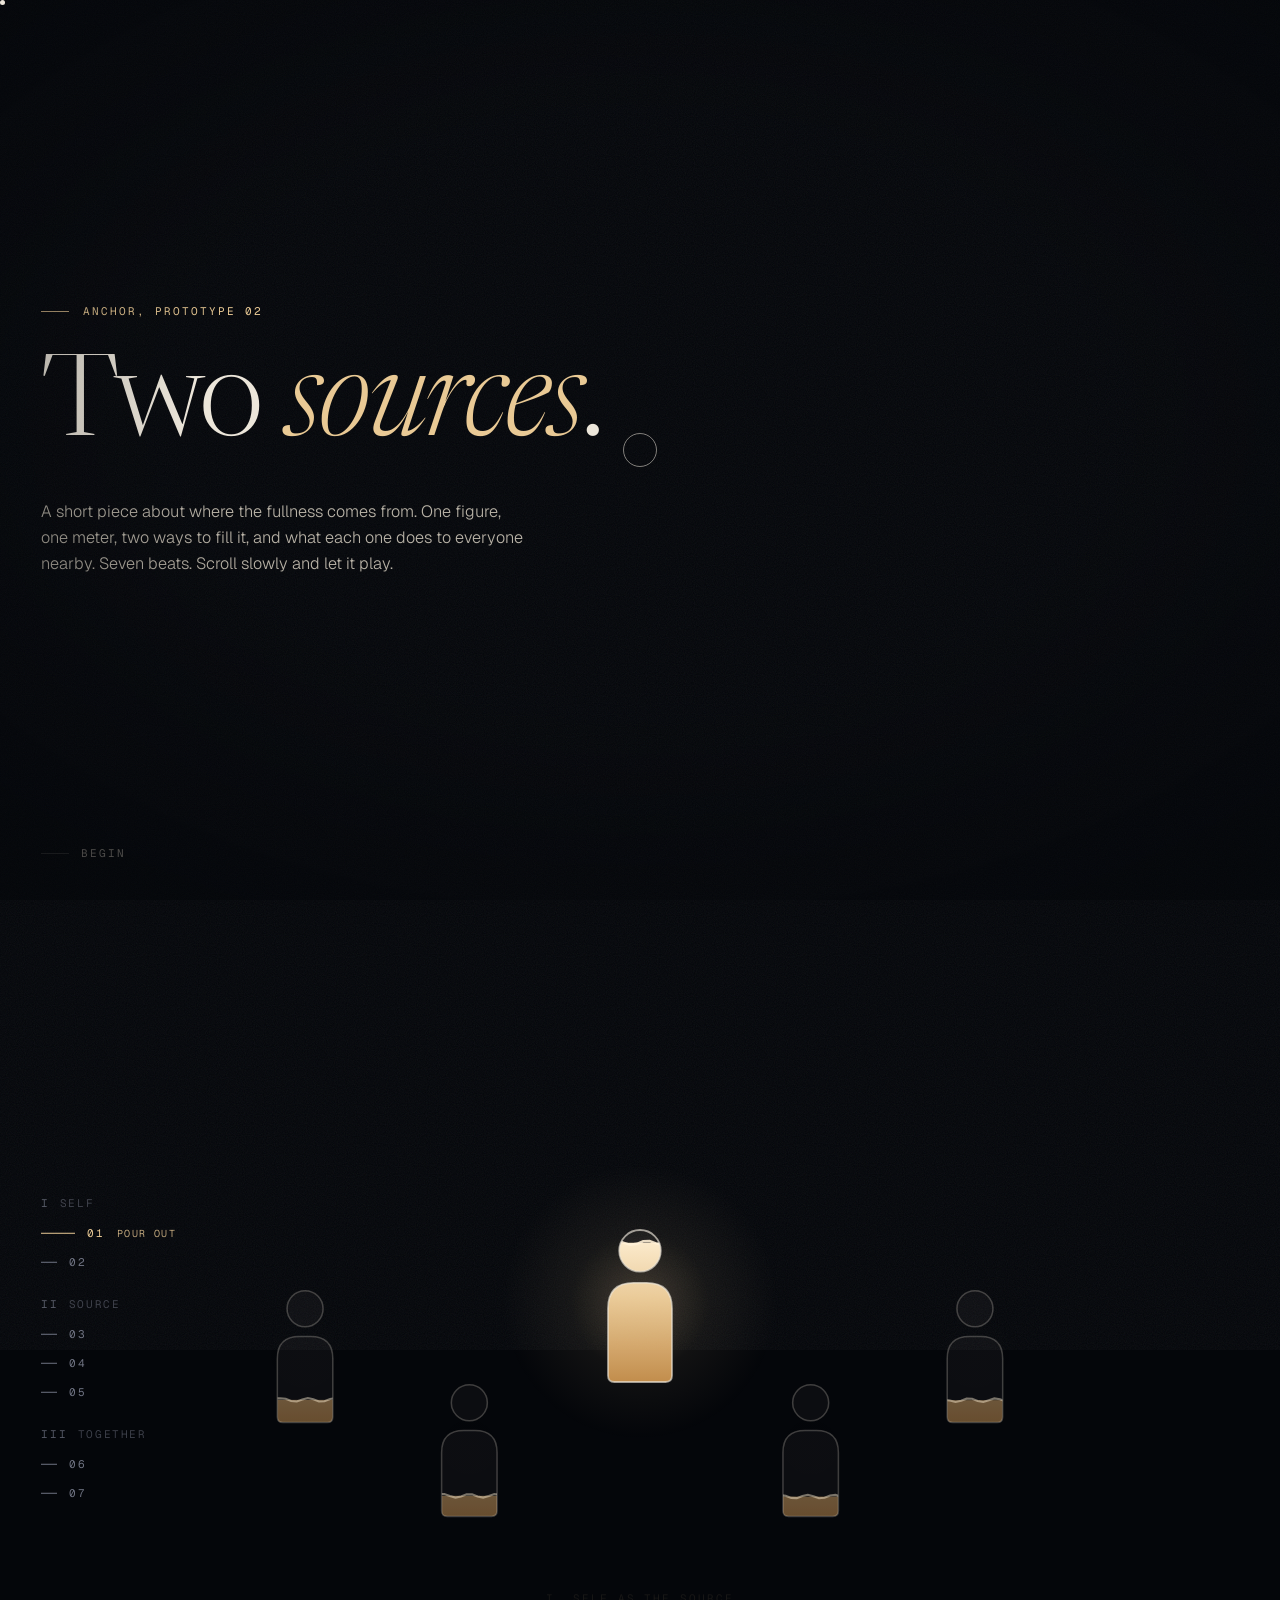
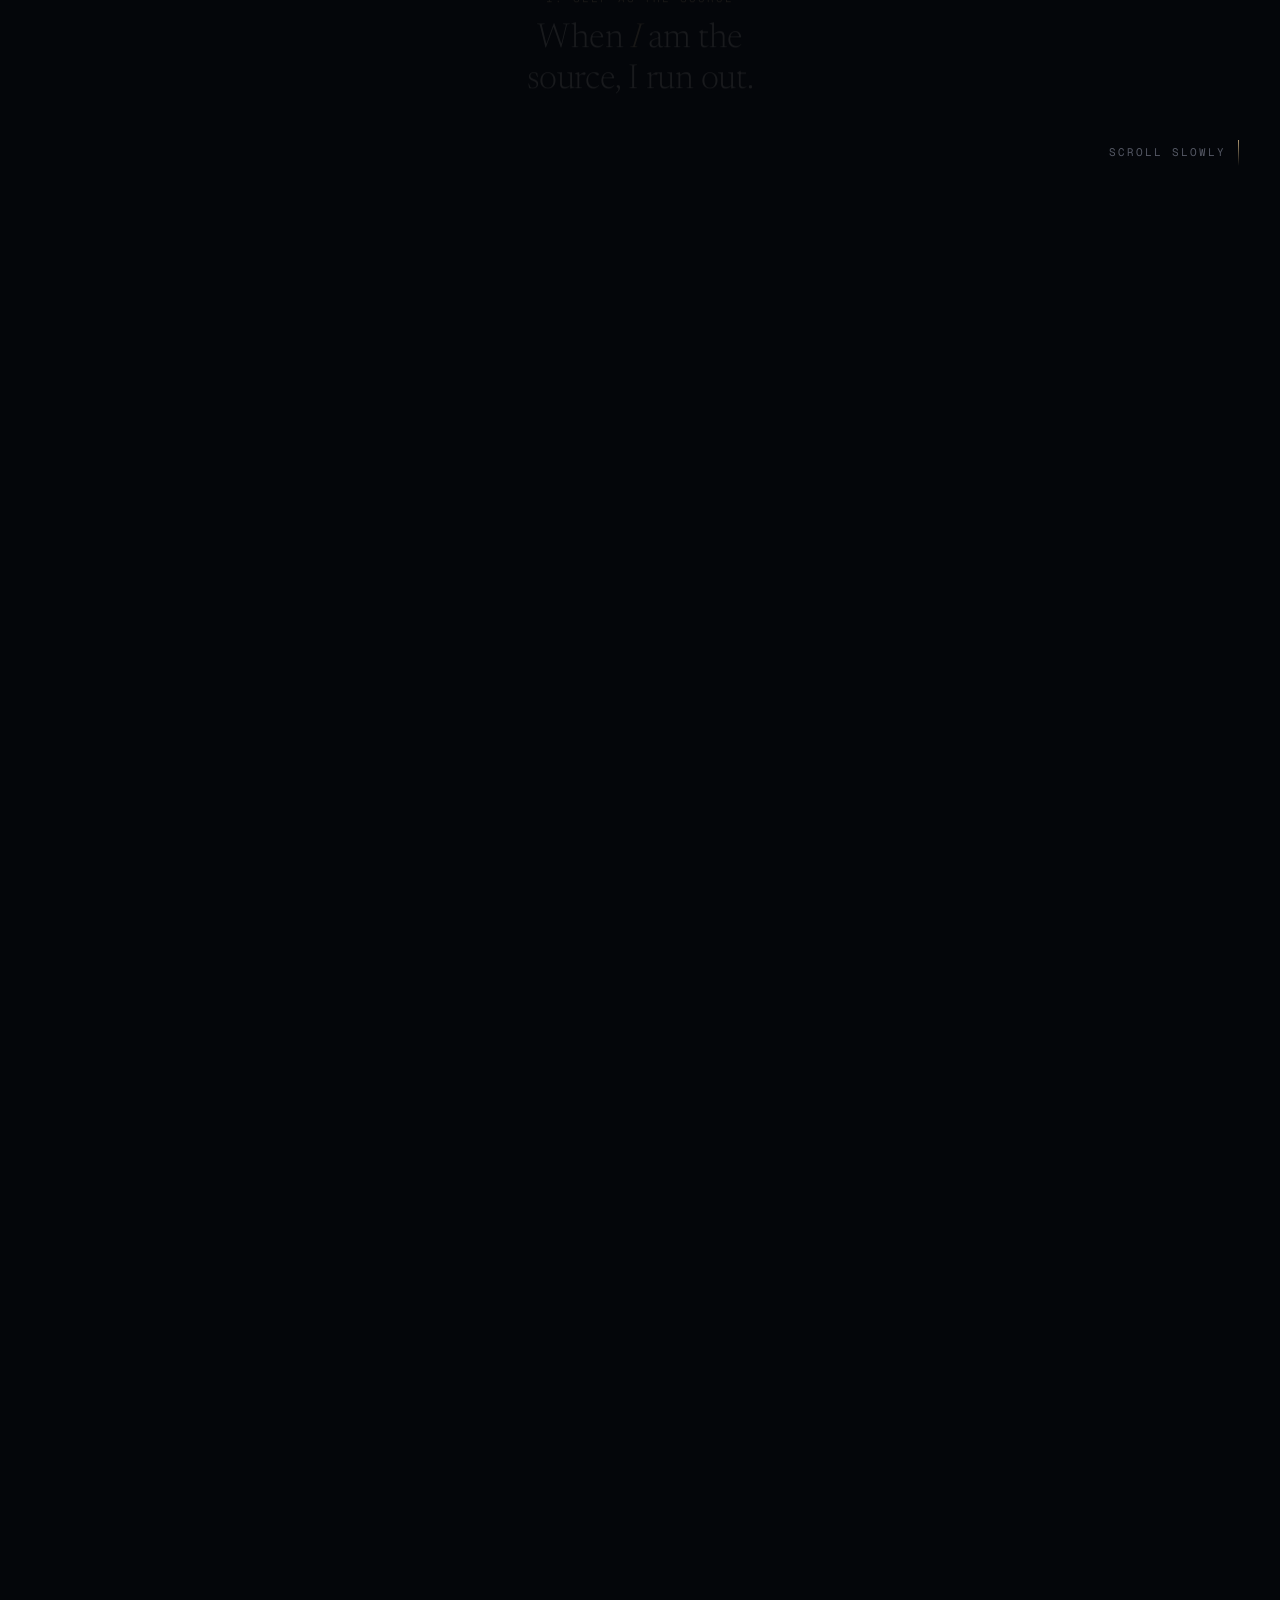
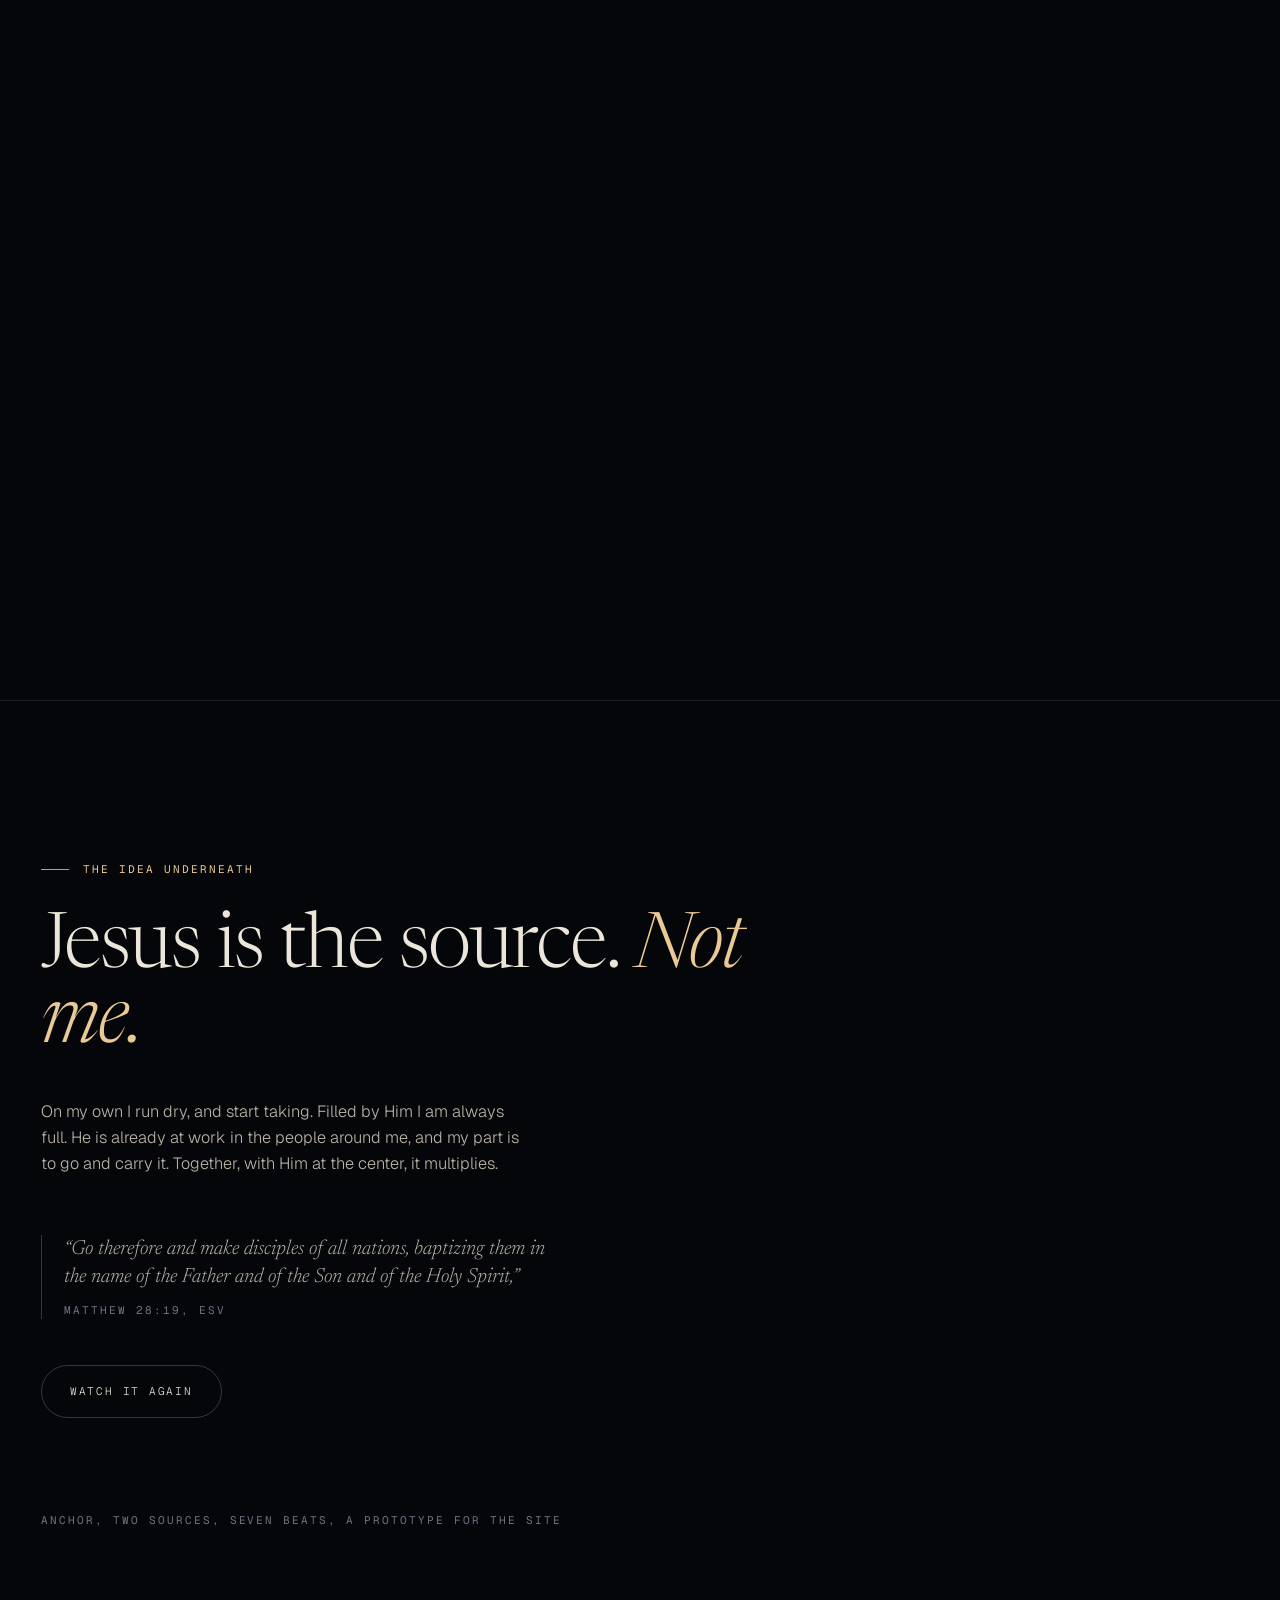
<file: index.html>
<!doctype html>
<html lang="en">
<head>
<meta charset="utf-8" />
<meta name="viewport" content="width=device-width, initial-scale=1, viewport-fit=cover" />
<title>Two sources. ANCHOR.</title>
<meta name="description" content="A short piece in seven beats about where the fullness comes from. When I am the source, I run out. When Jesus is the source, I am always full." />
<meta name="theme-color" content="#04060a" />
<meta property="og:title" content="Two sources. ANCHOR." />
<meta property="og:description" content="When I am the source, I run out. When Jesus is the source, I am always full." />
<meta property="og:type" content="website" />
<link rel="icon" href="data:image/svg+xml,%3Csvg xmlns='http://www.w3.org/2000/svg' viewBox='0 0 32 32'%3E%3Crect width='32' height='32' fill='%2305070b'/%3E%3Cpath d='M16 3v17' stroke='%23e9c994' stroke-width='1.2'/%3E%3Cpath d='M12 20l4 9 4-9z' fill='%23e9c994'/%3E%3C/svg%3E" />
<link rel="preconnect" href="https://fonts.googleapis.com">
<link rel="preconnect" href="https://fonts.gstatic.com" crossorigin>
<link href="https://fonts.googleapis.com/css2?family=Newsreader:ital,opsz,wght@0,6..72,200..600;1,6..72,200..600&family=Geist:wght@300..600&family=Geist+Mono:wght@300..500&display=swap" rel="stylesheet">
  <script type="module" crossorigin src="./assets/index-vXnKwNcS.js"></script>
  <link rel="modulepreload" crossorigin href="./assets/motion-FcKYx0yc.js">
  <link rel="stylesheet" crossorigin href="./assets/index-D7lostW2.css">
</head>
<body>
<div id="root"></div>
<noscript><p style="font-family:Georgia,serif;color:#ece6da;padding:40px">Two sources. When I am the source, I run out. When Jesus is the source, I am always full.</p></noscript>
</body>
</html>
</file>
<file: assets/index-D7lostW2.css>
:root{--raw-color-abyss:#04060a;--raw-color-deep:#070a12;--raw-color-depth:#0b1020;--raw-color-slate:#161c2b;--raw-color-bone:#ece6da;--raw-color-bone-dim:#b8b2a6;--raw-color-ash:#6f7382;--raw-color-lamp:#e9c994;--raw-color-lamp-hot:#fff1d6;--raw-color-ember:#b9823f;--raw-color-line:rgba(236,230,218,.1);--raw-color-line-strong:rgba(236,230,218,.22);--raw-font-display:"Newsreader",Georgia,"Times New Roman",serif;--raw-font-body:"Geist",Inter,system-ui,-apple-system,sans-serif;--raw-font-mono:"Geist Mono",ui-monospace,SFMono-Regular,Menlo,monospace;--raw-space-1:4px;--raw-space-2:8px;--raw-space-3:14px;--raw-space-4:22px;--raw-space-5:36px;--raw-space-6:58px;--raw-space-7:94px;--raw-space-8:152px;--raw-duration-fast:.22s;--raw-duration-base:.48s;--raw-duration-slow:.9s;--raw-ease-settle:cubic-bezier(.22,1,.36,1);--raw-ease-out:cubic-bezier(.16,1,.3,1);--raw-width-max:1360px;--raw-spine-x-desktop:13.5vw;--raw-spine-x-mobile:22px;--background:var(--raw-color-abyss);--background-deep:var(--raw-color-deep);--surface:var(--raw-color-depth);--surface-raised:var(--raw-color-slate);--foreground:var(--raw-color-bone);--foreground-muted:var(--raw-color-bone-dim);--foreground-faint:var(--raw-color-ash);--accent:var(--raw-color-lamp);--accent-hot:var(--raw-color-lamp-hot);--accent-deep:var(--raw-color-ember);--border:var(--raw-color-line);--border-strong:var(--raw-color-line-strong);--font-display:var(--raw-font-display);--font-body:var(--raw-font-body);--font-mono:var(--raw-font-mono);--space-1:var(--raw-space-1);--space-2:var(--raw-space-2);--space-3:var(--raw-space-3);--space-4:var(--raw-space-4);--space-5:var(--raw-space-5);--space-6:var(--raw-space-6);--space-7:var(--raw-space-7);--space-8:var(--raw-space-8);--duration-fast:var(--raw-duration-fast);--duration-base:var(--raw-duration-base);--duration-slow:var(--raw-duration-slow);--ease-settle:var(--raw-ease-settle);--ease-out:var(--raw-ease-out);--width-max:var(--raw-width-max);--spine-x:var(--raw-spine-x-desktop);--gutter:clamp(20px,3.2vw,48px)}@media (max-width:820px){:root{--spine-x:var(--raw-spine-x-mobile)}}*{box-sizing:border-box;margin:0;padding:0}html{background:var(--background);-webkit-font-smoothing:antialiased;text-rendering:optimizeLegibility;scroll-behavior:auto}html.lenis,html.lenis body{height:auto}.lenis.lenis-smooth{scroll-behavior:auto!important}body{color:var(--foreground);font-family:var(--font-body);font-weight:300;line-height:1.55;overflow-x:hidden;background:var(--background)}html.has-cursor,html.has-cursor a,html.has-cursor button{cursor:none}a{color:inherit;text-decoration:none}button{font:inherit;color:inherit;background:none;border:0;cursor:pointer}::selection{background:var(--accent);color:var(--background)}.mono{font-family:var(--font-mono);font-weight:400;font-size:11px;letter-spacing:.18em;text-transform:uppercase;color:var(--foreground-faint)}.display{font-family:var(--font-display);font-weight:300;font-optical-sizing:auto;letter-spacing:-.012em}.display em{font-style:italic;color:var(--accent)}.site{position:relative;isolation:isolate}.grain{position:fixed;inset:-50%;z-index:30;pointer-events:none;opacity:.07;mix-blend-mode:soft-light;background-image:url("data:image/svg+xml,%3Csvg xmlns='http://www.w3.org/2000/svg' width='220' height='220'%3E%3Cfilter id='n'%3E%3CfeTurbulence type='fractalNoise' baseFrequency='.9' numOctaves='2' stitchTiles='stitch'/%3E%3C/filter%3E%3Crect width='100%25' height='100%25' filter='url(%23n)'/%3E%3C/svg%3E")}.vignette{position:fixed;inset:0;z-index:29;pointer-events:none;background:radial-gradient(ellipse 70% 62% at 50% 46%,transparent 50%,rgba(4,6,10,.62) 100%)}.cur-ring,.cur-dot{position:fixed;top:0;left:0;z-index:400;pointer-events:none;will-change:transform}.cur-ring{width:34px;height:34px;border:1px solid rgba(236,230,218,.55);border-radius:50%;mix-blend-mode:difference;transition:width var(--duration-base) var(--ease-settle),height var(--duration-base) var(--ease-settle),border-color var(--duration-base),opacity var(--duration-base)}.cur-ring.hot{width:56px;height:56px;border-color:var(--accent);mix-blend-mode:normal}.cur-dot{width:5px;height:5px;background:var(--foreground);border-radius:50%;transition:opacity var(--duration-base),background var(--duration-base)}.cur-dot.hot{background:var(--accent)}.cur-dot span{position:absolute;left:50%;top:50%;width:1px;height:14px;background:var(--accent);transform:translate(-50%,-50%) scaleY(0);transition:transform var(--duration-base) var(--ease-settle)}.cur-dot.hot span{transform:translate(-50%,-50%) scaleY(1)}.cur-ring.off,.cur-dot.off{opacity:0}.intro{position:relative;min-height:100svh;display:flex;flex-direction:column;justify-content:center;max-width:var(--width-max);margin:0 auto;padding:120px var(--gutter) 140px}.eyebrow{color:var(--accent);display:inline-flex;align-items:center;gap:14px;margin-bottom:34px}.eyebrow:before{content:"";width:28px;height:1px;background:var(--accent);opacity:.8}.intro h1{font-size:clamp(3.2rem,9vw,9rem);line-height:.95;letter-spacing:-.028em;font-weight:300}.line-mask{display:block;overflow:hidden;padding-bottom:.08em;margin-bottom:-.08em}.w{display:inline-block;overflow:hidden;vertical-align:bottom;padding:0 .12em .12em;margin:0 -.12em -.12em}.w>i{display:inline-block;font-style:inherit;animation:rise 1.4s var(--ease-out) both}.w.em>i{font-style:italic;color:var(--accent);animation-delay:.12s}.w:last-child>i{animation-delay:.2s}@keyframes rise{0%{transform:translateY(110%)}to{transform:translateY(0)}}.intro .eyebrow,.intro .sub,.intro .scrollhint{animation:fade 1.2s var(--ease-out) both}.intro .eyebrow{animation-delay:.1s}.intro .sub{animation-delay:.7s}.intro .scrollhint{animation-delay:1.1s}@keyframes fade{0%{opacity:0;transform:translateY(10px)}to{opacity:1;transform:none}}.sub{margin-top:36px;max-width:44ch;color:var(--foreground-muted);font-size:clamp(1.02rem,1.25vw,1.2rem);line-height:1.6}.scrollhint{position:absolute;left:var(--gutter);bottom:38px;display:flex;align-items:center;gap:12px;color:var(--foreground-muted);transition:color var(--duration-base)}.scrollhint:before{content:"";width:28px;height:1px;background:var(--border-strong);transition:background var(--duration-base),width var(--duration-base) var(--ease-settle)}.scrollhint:hover{color:var(--foreground)}.scrollhint:hover:before{background:var(--accent);width:44px}.stage{position:relative;height:1400vh}.stage-inner{position:sticky;top:0;height:100vh;height:100svh;overflow:hidden}.sky{position:absolute;inset:0;opacity:0;pointer-events:none;background:radial-gradient(60% 60% at 50% 0%,rgba(233,201,148,.14),transparent 70%)}.stage-svg,.stage-canvas{position:absolute;inset:0;width:100%;height:100%;display:block}.stage-canvas{pointer-events:none}.ray,.stream,.loop{fill:none;stroke:var(--accent);stroke-width:1;opacity:0;stroke-linecap:round}.loop{stroke-width:1.2}.lane{stroke-width:.9}.carry{stroke-width:1.1}.rail{position:absolute;left:var(--gutter);top:50%;transform:translateY(-50%);display:flex;flex-direction:column;gap:22px;z-index:2}.rail-act{display:flex;flex-direction:column;gap:6px}.rail-k{display:flex;align-items:center;gap:10px;color:var(--foreground-faint);opacity:.75;margin-bottom:4px}.rail-k i{font-style:normal;letter-spacing:.14em;opacity:.7}.rail button{display:flex;align-items:center;gap:12px;font-family:var(--font-mono);font-size:11px;letter-spacing:.18em;text-transform:uppercase;color:var(--foreground-faint);transition:color var(--duration-base);padding:3px 0}.rail button:before{content:"";width:16px;height:1px;background:currentColor;transition:width var(--duration-base) var(--ease-settle)}.rail button b{font-weight:400}.rail button span{font-size:10px;letter-spacing:.14em;opacity:0;transform:translate(-4px);transition:opacity var(--duration-base),transform var(--duration-base) var(--ease-settle)}.rail button:hover{color:var(--foreground-muted)}.rail button:hover span{opacity:.8;transform:none}.rail button.on{color:var(--accent)}.rail button.on:before{width:34px}.rail button.on span{opacity:1;transform:none}.captions{position:absolute;left:0;right:0;bottom:5vh;display:grid;place-items:end center;text-align:center;padding:0 var(--gutter);pointer-events:none;z-index:2}.cap{grid-area:1/1;opacity:0;max-width:40ch;will-change:opacity,transform;visibility:hidden}.cap:first-child{opacity:1;visibility:visible}.cap-k{display:block;margin-bottom:12px;color:var(--accent)}.cap-t{font-size:clamp(1.4rem,2.7vw,2.5rem);line-height:1.18;letter-spacing:-.012em;text-wrap:balance}.verse{margin-top:18px;opacity:0}.verse p{font-family:var(--font-display);font-style:italic;font-weight:300;font-size:clamp(.98rem,1.35vw,1.2rem);color:var(--foreground-muted);line-height:1.4}.verse cite{display:block;margin-top:8px;font-style:normal;color:var(--foreground-faint)}.stage-hint{position:absolute;right:var(--gutter);bottom:34px;display:flex;align-items:center;gap:12px;pointer-events:none}.stage-hint:after{content:"";width:1px;height:26px;background:linear-gradient(180deg,var(--accent),transparent);animation:drip 2.2s ease-in-out infinite}@keyframes drip{0%{transform:scaleY(0);transform-origin:top}50%{transform:scaleY(1);transform-origin:top}51%{transform-origin:bottom}to{transform:scaleY(0);transform-origin:bottom}}.outro{position:relative;padding:var(--space-8) var(--gutter) var(--space-7);border-top:1px solid var(--border)}.outro-inner{max-width:var(--width-max);margin:0 auto}.closer{font-size:clamp(2.4rem,6vw,5.8rem);line-height:.98;letter-spacing:-.02em;max-width:16ch}.cta-row{margin-top:46px;display:flex;gap:14px;flex-wrap:wrap}.btn{position:relative;display:inline-flex;align-items:center;gap:10px;font-family:var(--font-mono);font-size:11px;letter-spacing:.16em;text-transform:uppercase;padding:17px 28px;border-radius:999px;transition:background var(--duration-base),color var(--duration-base),border-color var(--duration-base),transform var(--duration-base) var(--ease-settle)}.btn-line{border:1px solid var(--border-strong);color:var(--foreground)}.btn-line:hover{border-color:var(--accent);color:var(--accent)}.commission{margin-top:var(--space-6);max-width:52ch;padding-left:22px;border-left:1px solid var(--border-strong)}.commission p{font-family:var(--font-display);font-style:italic;font-weight:300;font-size:clamp(1.1rem,1.6vw,1.45rem);color:var(--foreground-muted);line-height:1.4}.commission cite{display:block;margin-top:10px;font-style:normal}.foot{margin-top:var(--space-7)}@media (max-width:820px){.intro{padding:100px var(--gutter) 120px}.rail{display:none}.captions{bottom:5vh}.cap{max-width:26ch}.stage-hint{display:none}}@media (prefers-reduced-motion:reduce){.w>i,.intro .eyebrow,.intro .sub,.intro .scrollhint{animation:none}.stage-hint:after{animation:none}}
</file>
